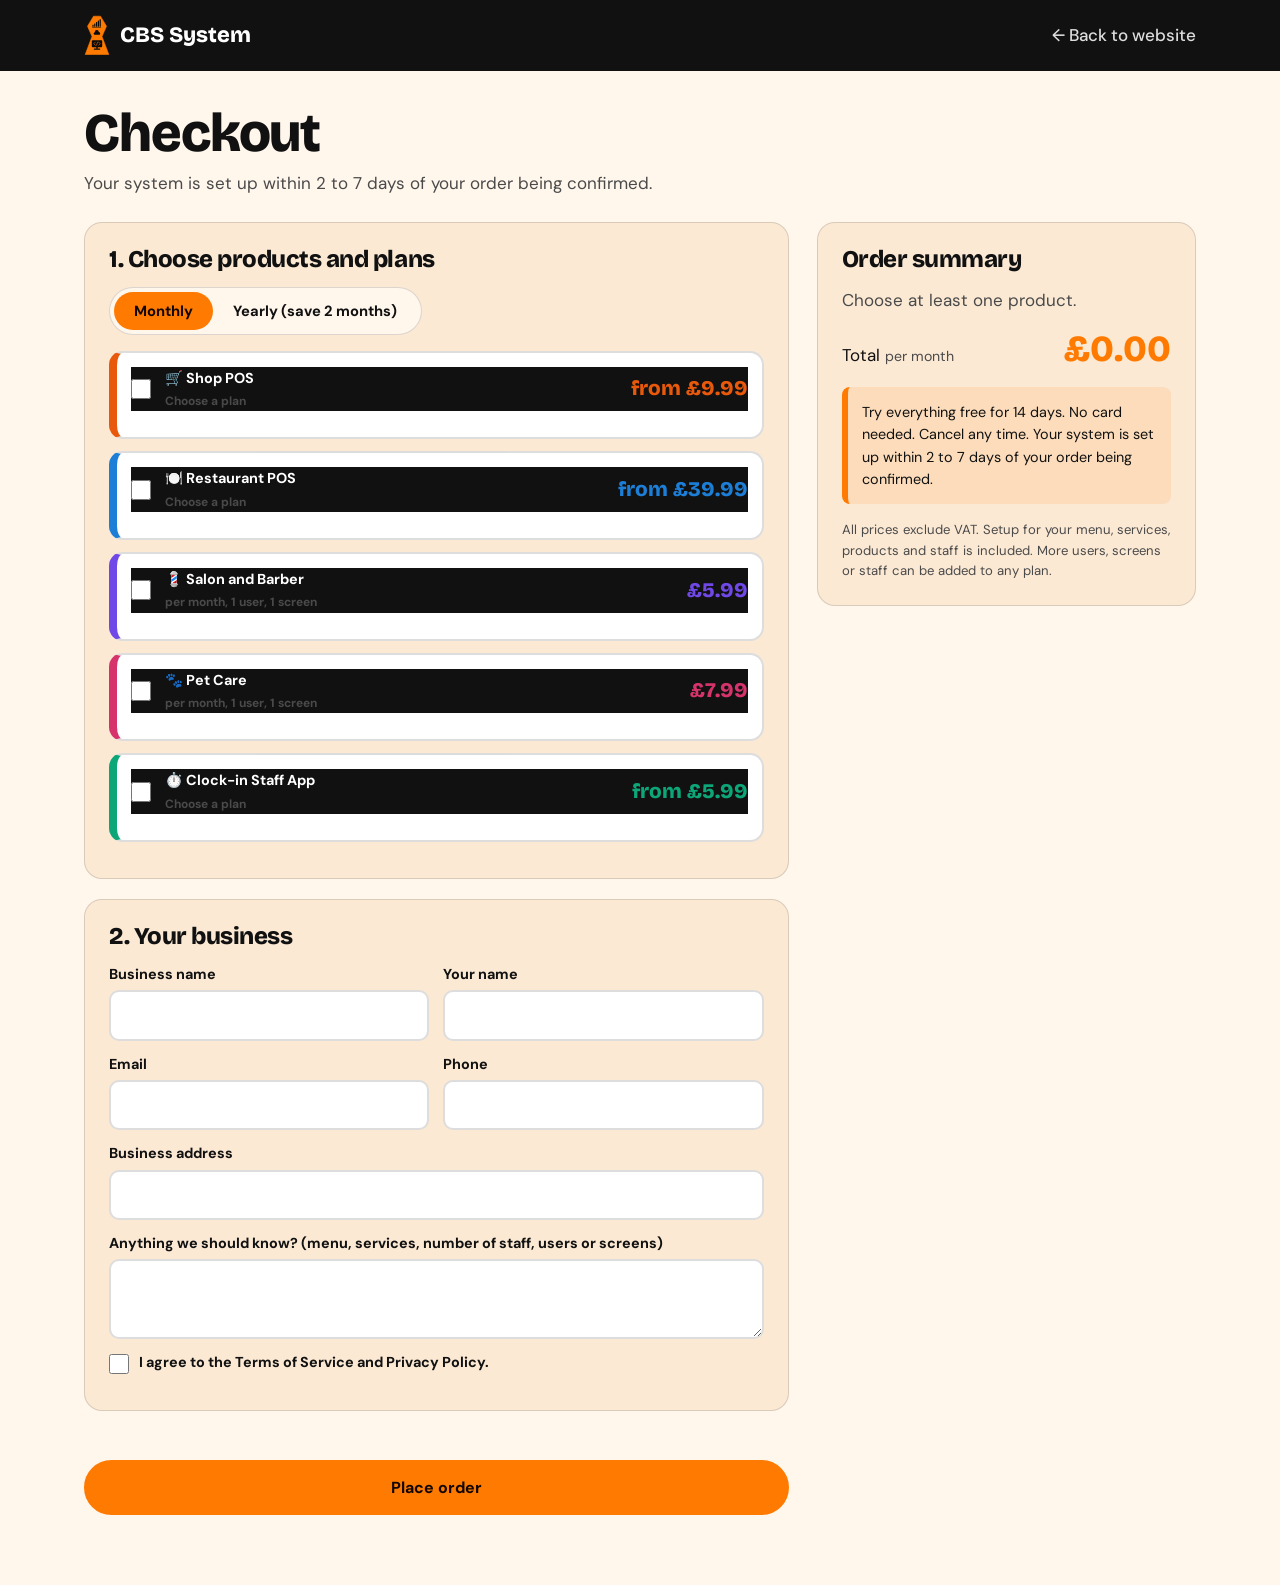
<file: checkout.html>
<!DOCTYPE html>
<html lang="en-GB">
<head>
<meta charset="utf-8">
<meta name="viewport" content="width=device-width, initial-scale=1">
<title>Checkout | CBS System</title>
<meta name="robots" content="noindex">
<link rel="icon" type="image/svg+xml" href="favicon.svg">
<link rel="preconnect" href="https://fonts.googleapis.com">
<link rel="preconnect" href="https://fonts.gstatic.com" crossorigin>
<link href="https://fonts.googleapis.com/css2?family=Bricolage+Grotesque:opsz,wght@12..96,600;12..96,800&family=DM+Sans:wght@400;500;700&display=swap" rel="stylesheet">
<style>
:root{--black:#050505;--panel:#141414;--line:rgba(255,255,255,.14);--orange:#ff7a00;--hi:#ff9a3d;--mute:#c4c4c9;--head:"Bricolage Grotesque","Arial Black",Arial,sans-serif;--body:"DM Sans",Arial,sans-serif}
*{box-sizing:border-box;margin:0}
[hidden]{display:none!important}
body{font:17px/1.55 var(--body);background:var(--black);color:#fff;min-height:100vh}
:focus-visible{outline:3px solid var(--hi);outline-offset:2px}
.w{max-width:1160px;margin:0 auto;padding:0 24px}
h1,h2{font-family:var(--head);font-weight:800;line-height:1.05;letter-spacing:-.02em}
header{background:rgba(5,5,5,.92);border-bottom:1px solid var(--line)}
header .w{display:flex;justify-content:space-between;align-items:center;height:70px}
.logo{display:inline-flex;align-items:center;gap:10px;font:800 22px var(--head);text-decoration:none}
.logo img{height:40px;width:auto}
header a.b{font-weight:500;color:var(--mute);text-decoration:none}header a.b:hover{color:var(--hi)}
h1{font-size:clamp(2.2rem,5vw,3.4rem);margin:34px 0 8px}
.lead{color:var(--mute);margin-bottom:26px}
.grid{display:grid;grid-template-columns:1.3fr .7fr;gap:28px;padding-bottom:70px;align-items:start}
.box{background:var(--panel);border:1px solid var(--line);border-radius:18px;padding:24px;margin-bottom:20px}
.box h2{font-size:1.5rem;margin-bottom:14px}
.tog{display:inline-flex;background:var(--black);border:1px solid var(--line);border-radius:999px;padding:4px;margin-bottom:16px}
.tog button{border:0;background:transparent;color:#fff;font:700 .92rem var(--body);padding:9px 20px;border-radius:999px;cursor:pointer}
.tog button[aria-pressed=true]{background:var(--orange);color:#120700}
.item{border:2px solid var(--line);border-left:8px solid var(--c);border-radius:14px;padding:14px;margin-bottom:12px;background:var(--black)}
.item.on{border-color:var(--c)}
.hd{display:flex;align-items:center;gap:14px;cursor:pointer}
.hd input{width:20px;height:20px;accent-color:var(--c)}
.hd .n{flex:1}.hd b{display:block}.hd small{color:var(--mute)}
.hd .pr{font:800 1.3rem var(--head);color:var(--c);text-align:right}
.chips{display:grid;grid-template-columns:repeat(3,1fr);gap:8px;margin-top:14px}
.chip{border:2px solid var(--line);border-radius:12px;padding:10px;text-align:left;background:var(--panel);color:#fff;cursor:pointer;font:600 .92rem var(--body)}
.chip b{display:block;color:var(--c);font:800 1.15rem var(--head)}
.chip.on{border-color:var(--c);background:#000}
.chip[disabled]{opacity:.4;cursor:not-allowed}
details{margin-top:12px;font-size:.9rem}summary{cursor:pointer;color:var(--hi);font-weight:700}
.tw{overflow-x:auto;margin-top:8px}
table{border-collapse:collapse;width:100%;min-width:420px}
th,td{padding:7px 8px;border-bottom:1px solid var(--line);text-align:left;vertical-align:top;color:var(--mute)}
th{color:#fff}td:first-child{color:#fff}
.cs{background:rgba(255,122,0,.14);color:#fff}
.row{display:grid;grid-template-columns:1fr 1fr;gap:14px}
label{display:grid;gap:5px;font-weight:700;font-size:.9rem;margin-bottom:12px}
input[type=text],input[type=email],input[type=tel],textarea{font:inherit;padding:12px;border-radius:10px;border:2px solid var(--line);background:#0c0c0c;color:#fff;width:100%}
textarea{min-height:80px}
.hp{position:absolute;left:-9999px;width:1px;height:1px;overflow:hidden}
.sum{position:sticky;top:16px}
.sum .l{display:flex;justify-content:space-between;gap:10px;padding:8px 0;border-bottom:1px dashed var(--line);font-size:.92rem}
.sum .l small{display:block;color:var(--mute)}
.sum .t{display:flex;justify-content:space-between;align-items:baseline;padding-top:14px}
.sum .t b{font:800 2.3rem var(--head);color:var(--orange)}
.note{background:rgba(255,122,0,.12);border-left:6px solid var(--orange);border-radius:8px;padding:14px;font-size:.9rem;margin:16px 0}
.btn{display:block;width:100%;text-align:center;padding:15px 22px;border-radius:999px;font:700 1rem var(--body);text-decoration:none;border:2px solid var(--orange);cursor:pointer;background:var(--orange);color:#120700}
.btn:hover{background:var(--hi);border-color:var(--hi)}
.btn.g{background:transparent;color:#fff;margin-top:10px}.btn.g:hover{background:rgba(255,122,0,.16)}
.btn[disabled]{opacity:.55;cursor:wait}
.fine{color:var(--mute);font-size:.82rem;margin-top:12px}
.err{color:#ff6b8b;font-weight:700;min-height:1.2em;margin-bottom:8px}
#done{display:none;text-align:center;padding:40px 0 90px}
#done h1{color:var(--orange)}
#done .box{max-width:640px;margin:24px auto;text-align:left}
.ref{display:inline-block;border:2px dashed var(--orange);border-radius:10px;padding:8px 18px;font:800 1.6rem var(--head);letter-spacing:.08em;color:var(--orange);margin-top:8px}
@media(max-width:860px){.grid,.row{grid-template-columns:1fr}.sum{position:static}.chips{grid-template-columns:1fr}}
</style>
<link rel="stylesheet" href="theme-light.css">
</head>
<body>
<header><div class="w"><a class="logo" href="index.html" aria-label="CBS System home"><img src="logo.svg" alt="">CBS System</a><a class="b" href="index.html">&larr; Back to website</a></div></header>

<div class="w" id="shop">
<h1>Checkout</h1>
<p class="lead" id="act"></p>
<div class="grid">
<form id="f" novalidate>
<div class="box">
<h2>1. Choose products and plans</h2>
<div class="tog" role="group" aria-label="Payment type"><button type="button" id="bm" aria-pressed="true">Monthly</button><button type="button" id="by" aria-pressed="false">Yearly (save 2 months)</button></div>
<div id="items"></div>
</div>
<div class="box">
<h2>2. Your business</h2>
<div class="row"><label>Business name<input type="text" name="biz" required maxlength="160" autocomplete="organization"></label>
<label>Your name<input type="text" name="name" required maxlength="120" autocomplete="name"></label></div>
<div class="row"><label>Email<input type="email" name="email" required maxlength="200" autocomplete="email"></label>
<label>Phone<input type="tel" name="phone" required maxlength="40" autocomplete="tel"></label></div>
<label>Business address<input type="text" name="addr" required maxlength="300" autocomplete="street-address"></label>
<label>Anything we should know? (menu, services, number of staff, users or screens)<textarea name="msg" maxlength="3000"></textarea></label>
<div class="hp" aria-hidden="true"><label>Leave this empty<input type="text" name="website" tabindex="-1" autocomplete="off"></label></div>
<label style="grid-template-columns:auto 1fr;align-items:start;gap:10px"><input type="checkbox" name="terms" required style="width:20px;height:20px;margin-top:3px;accent-color:#ff7a00"><span>I agree to the Terms of Service and Privacy Policy.</span></label>
</div>
<div class="err" id="err" role="alert"></div>
<button class="btn" type="submit" id="go">Place order</button>
</form>

<aside class="box sum">
<h2>Order summary</h2>
<div id="lines"><p style="color:var(--mute)">Choose at least one product.</p></div>
<div class="t"><span>Total <small id="per" style="color:var(--mute)"></small></span><b id="tot">£0</b></div>
<div class="note" id="note"></div>
<p class="fine" id="vat"></p>
</aside>
</div>
</div>

<div class="w" id="done">
<h1>Order received</h1>
<p class="lead" id="doneact"></p>
<div id="refwrap" style="display:none"><div>Your order reference</div><div class="ref" id="ref"></div></div>
<div class="box"><h2>What happens next</h2>
<ol style="padding-left:20px;display:grid;gap:8px">
<li>Complete payment using the button below if you see one. Otherwise we email you an invoice.</li>
<li>We load your menu, services, products and staff.</li>
<li id="act3"></li>
<li>You receive your login details by email.</li>
</ol>
<div id="pay" style="margin-top:18px"></div>
<p class="fine" id="mailnote" style="display:none">We could not reach our order system, so your email app has opened with your order ready to send. Please press send so we receive it.</p>
</div>
<a class="btn" href="index.html" style="max-width:300px;margin:0 auto">Back to website</a>
</div>

<script src="site-config.js"></script>
<script>
if(typeof SITE==="undefined"){
 document.body.innerHTML='<main style="min-height:100vh;display:grid;place-items:center;padding:30px;text-align:center"><div><img src="logo.svg" alt="CBS System" style="height:90px"><p style="margin-top:14px">Sorry, checkout could not load. Please refresh, or email admin@cbsystem.co.uk</p></div></main>';
}else{
SITE.products=SITE.products.filter(function(p){return !p.hidden});
if(SITE.comingSoon){location.replace('index.html');}
var $=function(i){return document.getElementById(i)},C=SITE.currency||'£',mode='m';
var T=SITE.trial||{enabled:false};
var q=new URLSearchParams(location.search),sel={};
function sh(k){return String(k==null?'':k).replace(/[&<>"]/g,function(c){return{'&':'&amp;','<':'&lt;','>':'&gt;','"':'&quot;'}[c]})}
/* plans: products without plans act as one plan */
function PL(p){return p.plans&&p.plans.length?p.plans:[{id:'std',name:'Standard',monthly:p.monthly,yearly:p.yearly}]}
function multi(p){return PL(p).length>1}
function raw(l,m){return m==='m'?l.monthly:l.yearly}
function has(l,m){var v=raw(l,m);return m==='m'||(v!==''&&v!=null)}
function val(l,m){return parseFloat(raw(l,m))}
function label(l,m){var v=raw(l,m);return isNaN(parseFloat(v))?String(v):C+v}
function unit(p,l,m){return multi(p)?(m==='m'?'per month':'per year'):(m==='m'?p.monthlyUnit:p.yearlyUnit)}
function cur(p){var a=PL(p).filter(function(l){return l.id===sel[p.id]})[0];return a&&has(a,mode)?a:null}
if(q.get('t')==='y')mode='y';
if(q.get('p')){var qp=SITE.products.filter(function(p){return p.id===q.get('p')})[0];if(qp){var pls=PL(qp),qa=pls.filter(function(l){return l.id===q.get('plan')})[0];sel[qp.id]=(qa||pls[0]).id}}
var actText=SITE.activation||'';
$('act').textContent=actText;$('vat').textContent=SITE.vatNote||'';
$('note').textContent=T.enabled?(T.text||'')+' '+actText:actText;
function draw(){
 $('bm').setAttribute('aria-pressed',mode==='m');$('by').setAttribute('aria-pressed',mode==='y');
 $('items').innerHTML=SITE.products.map(function(p){
  var pls=PL(p),ok=pls.some(function(l){return has(l,mode)}),sp=sel[p.id],on=ok&&!!sp,a=cur(p),first=pls.filter(function(l){return has(l,mode)})[0];
  var h='<div class="item'+(on?' on':'')+'" style="--c:'+sh(p.color)+(ok?'':';opacity:.5')+'"><label class="hd"><input type="checkbox" data-id="'+sh(p.id)+'"'+(on?' checked':'')+(ok?'':' disabled')+'><span class="n"><b>'+sh(p.icon)+' '+sh(p.name)+'</b><small>'+sh(ok?(multi(p)?'Choose a plan':unit(p,pls[0],mode)):'Monthly only')+'</small></span><span class="pr">'+(ok&&!on?(multi(p)?'from ':'')+sh(label(first,mode)):(a?sh(label(a,mode)):''))+'</span></label>';
  if(on&&multi(p)){
   h+='<div class="chips" role="group" aria-label="'+sh(p.name)+' plan">'+pls.map(function(l){return'<button type="button" class="chip'+(a&&a.id===l.id?' on':'')+'" data-p="'+sh(p.id)+'" data-pl="'+sh(l.id)+'"'+(has(l,mode)?'':' disabled')+'>'+sh(l.name)+'<b>'+sh(has(l,mode)?label(l,mode):'-')+'</b></button>'}).join('')+'</div>';
   if(p.matrix&&p.matrix.length){var ai=a?pls.indexOf(a)+1:0;
    h+='<details><summary>Compare plans</summary><div class="tw"><table><thead><tr><th>Feature</th>'+pls.map(function(l,i){return'<th'+(i+1===ai?' class="cs"':'')+'>'+sh(l.name)+'</th>'}).join('')+'</tr></thead><tbody>'+p.matrix.map(function(r){return'<tr><td>'+sh(r[0])+'</td>'+pls.map(function(l,i){return'<td'+(i+1===ai?' class="cs"':'')+'>'+sh(r[i+1])+'</td>'}).join('')+'</tr>'}).join('')+'</tbody></table></div></details>';}
  }
  return h+'</div>'}).join('');
 var chosen=SITE.products.filter(function(p){return sel[p.id]&&cur(p)}),sum=0;
 $('lines').innerHTML=chosen.length?chosen.map(function(p){var a=cur(p),v=val(a,mode);if(!isNaN(v))sum+=v;return'<div class="l"><span>'+sh(p.name)+(multi(p)?'<small>'+sh(a.name)+' plan</small>':'')+'</span><span>'+sh(label(a,mode))+'</span></div>'}).join(''):'<p style="color:var(--mute)">Choose at least one product.</p>';
 $('tot').textContent=C+sum.toFixed(2);$('per').textContent=mode==='m'?'per month':'per year';
 return chosen;
}
$('items').addEventListener('click',function(ev){
 var b=ev.target.closest&&ev.target.closest('.chip');
 if(b&&!b.disabled){sel[b.dataset.p]=b.dataset.pl;draw();return}
 var c=ev.target;
 if(c.type==='checkbox'&&c.dataset.id){var p=SITE.products.filter(function(x){return x.id===c.dataset.id})[0];if(c.checked){var pls=PL(p);sel[p.id]=(pls.filter(function(l){return has(l,mode)})[0]||pls[0]).id}else delete sel[p.id];draw()}
});
$('bm').onclick=function(){mode='m';draw()};$('by').onclick=function(){mode='y';draw()};
draw();

function showDone(ref,mailFallback,chosen,m){
 var links=chosen.map(function(p){var a=cur(p),u=(m==='m'?(a.payMonthly||p.payMonthly):(a.payYearly||p.payYearly));return u?'<a class="btn g" href="'+sh(u)+'" target="_blank" rel="noopener">Pay now: '+sh(p.name)+(multi(p)?' ('+sh(a.name)+')':'')+'</a>':''}).join('');
 $('pay').innerHTML=links||'<p>We will email your invoice and payment details shortly.</p>';
 $('doneact').textContent=actText;$('act3').textContent=actText;
 if(ref){$('ref').textContent=ref;$('refwrap').style.display='block'}
 if(mailFallback)$('mailnote').style.display='block';
 $('shop').style.display='none';$('done').style.display='block';window.scrollTo(0,0);
}

$('f').addEventListener('submit',function(e){
 e.preventDefault();var f=e.target,chosen=draw(),m=mode,btn=$('go');
 if(!chosen.length){$('err').textContent='Please choose at least one product.';return}
 if(!f.biz.value.trim()||!f.name.value.trim()||!f.email.value.trim()||!f.phone.value.trim()||!f.addr.value.trim()){$('err').textContent='Please complete all business details.';return}
 if(!/^\S+@\S+\.\S+$/.test(f.email.value.trim())){$('err').textContent='Please enter a valid email address.';return}
 if(!f.terms.checked){$('err').textContent='Please agree to the terms.';return}
 $('err').textContent='';
 var total=0;chosen.forEach(function(p){var v=val(cur(p),m);if(!isNaN(v))total+=v});
 function nm(p){return p.name+(multi(p)?' - '+cur(p).name:'')}
 var items=chosen.map(function(p){var a=cur(p);return{id:p.id,name:nm(p),plan:multi(p)?a.name:'',price:raw(a,m),unit:unit(p,a,m)}});
 var data={type:'order',business:f.biz.value.trim(),contact_name:f.name.value.trim(),email:f.email.value.trim(),phone:f.phone.value.trim(),address:f.addr.value.trim(),notes:f.msg.value.trim(),billing:m==='m'?'monthly':'yearly',trial:!!T.enabled,items:items,total:Math.round(total*100)/100,terms:true,website:f.website.value,page:location.href};
 function mailto(){
  var lines=chosen.map(function(p){var a=cur(p);return'- '+nm(p)+': '+label(a,m)+' ('+unit(p,a,m)+')'}).join('\n');
  var body='NEW ORDER\n\nBusiness: '+data.business+'\nContact: '+data.contact_name+'\nEmail: '+data.email+'\nPhone: '+data.phone+'\nAddress: '+data.address+'\nBilling: '+(m==='m'?'Monthly':'Yearly')+'\nFree trial: '+(T.enabled?'Yes':'No')+'\n\nProducts:\n'+lines+'\n\nTotal: '+$('tot').textContent+' '+$('per').textContent+'\n\nNotes: '+data.notes;
  location.href='mailto:'+SITE.orderEmail+'?subject='+encodeURIComponent('CBS System order: '+data.business)+'&body='+encodeURIComponent(body);
 }
 if(!SITE.api){showDone('',true,chosen,m);mailto();return}
 btn.disabled=true;btn.textContent='Placing order...';
 fetch(SITE.api,{method:'POST',headers:{'Content-Type':'application/json'},body:JSON.stringify(data)})
  .then(function(r){return r.json().catch(function(){return{}}).then(function(j){if(!r.ok||!j.ok)throw new Error(j.error||'Request failed');return j})})
  .then(function(j){btn.disabled=false;btn.textContent='Place order';showDone(j.reference||'',false,chosen,m)})
  .catch(function(){btn.disabled=false;btn.textContent='Place order';showDone('',true,chosen,m);mailto()});
});
}
</script>
</body>
</html>
</file>
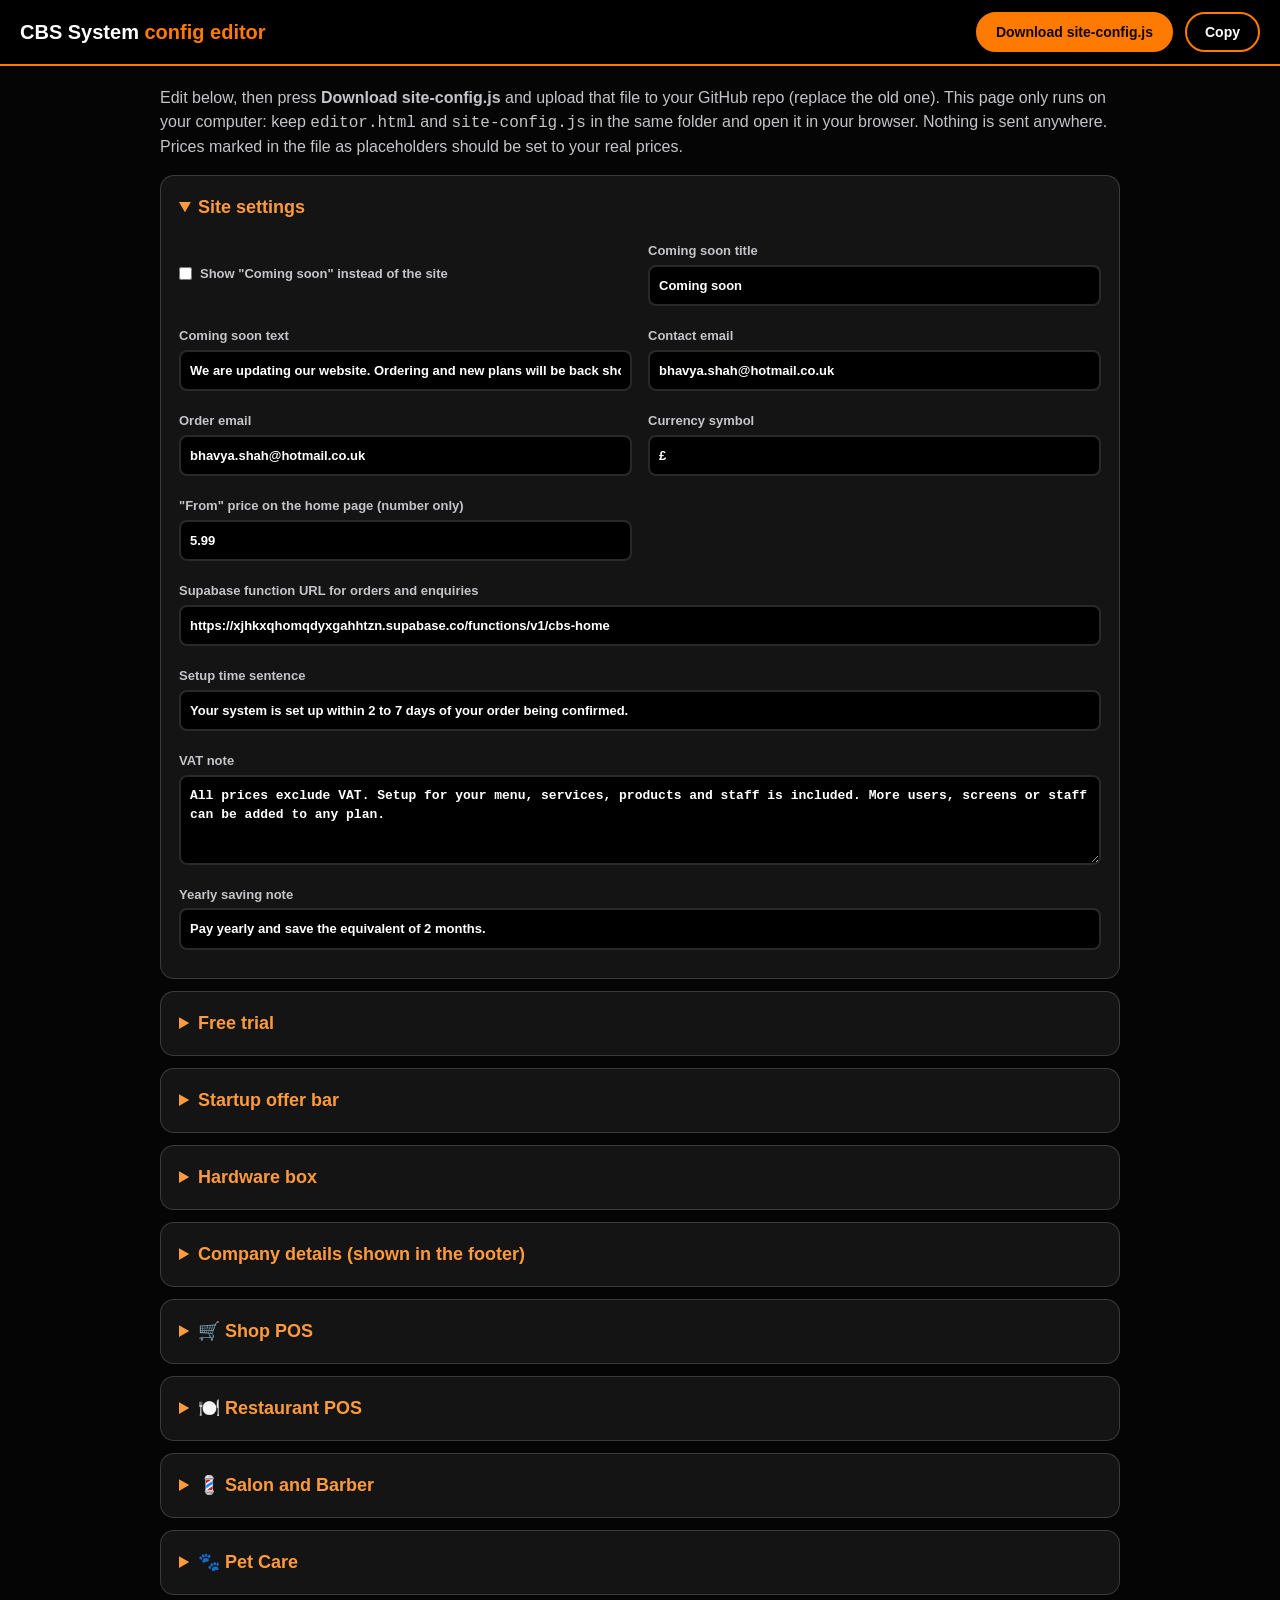
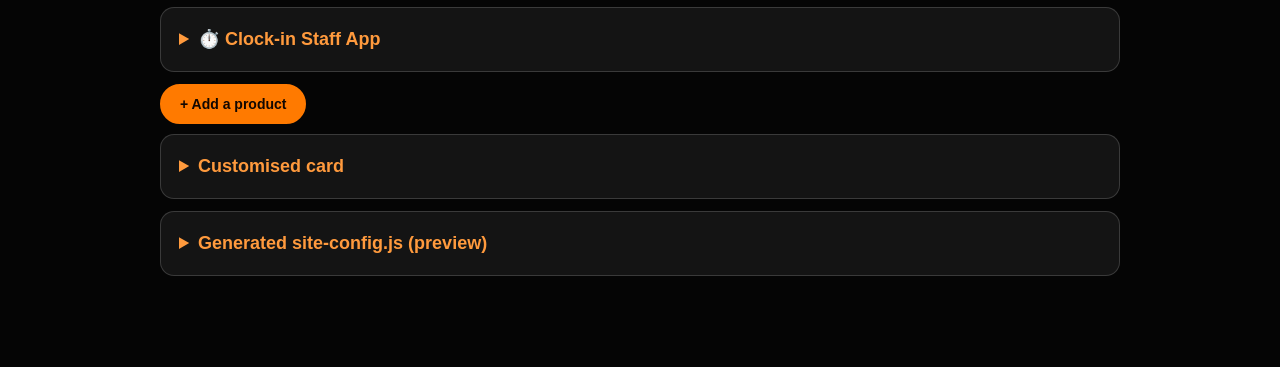
<file: editor.html>
<!DOCTYPE html>
<html lang="en-GB">
<head>
<meta charset="utf-8">
<meta name="viewport" content="width=device-width, initial-scale=1">
<meta name="robots" content="noindex">
<title>CBS System config editor</title>
<style>
:root{--black:#050505;--panel:#141414;--line:rgba(255,255,255,.16);--orange:#ff7a00;--hi:#ff9a3d;--mute:#c4c4c9}
*{box-sizing:border-box;margin:0}
body{font:16px/1.5 Arial,Helvetica,sans-serif;background:var(--black);color:#fff;padding-bottom:60px}
header{position:sticky;top:0;z-index:5;background:#000;border-bottom:2px solid var(--orange);padding:12px 20px;display:flex;flex-wrap:wrap;gap:12px;align-items:center}
header h1{font-size:20px;margin-right:auto}header h1 span{color:var(--orange)}
button{font:700 14px Arial;padding:10px 18px;border-radius:999px;border:2px solid var(--orange);background:transparent;color:#fff;cursor:pointer}
button.p{background:var(--orange);color:#120700}button:hover{background:var(--hi);color:#120700}
button.x{border-color:#ff6b8b;color:#ff6b8b;padding:6px 12px}button.x:hover{background:#ff6b8b;color:#000}
main{max-width:1000px;margin:0 auto;padding:20px}
.intro{color:var(--mute);margin-bottom:16px}
details.s{background:var(--panel);border:1px solid var(--line);border-radius:14px;margin-bottom:12px;padding:6px 18px}
details.s>summary{font-weight:700;font-size:18px;padding:12px 0;cursor:pointer;color:var(--hi)}
details.s details.s{background:#0c0c0c}
.g{display:grid;grid-template-columns:1fr 1fr;gap:4px 16px;padding-bottom:14px}.g .full{grid-column:1/-1}
label{display:grid;gap:4px;font-size:13px;font-weight:700;color:var(--mute);margin:8px 0}
label.c{display:flex;align-items:center;gap:8px}
input[type=text],textarea{font:inherit;color:#fff;background:#000;border:2px solid var(--line);border-radius:8px;padding:9px;width:100%}
input[type=text]:focus,textarea:focus{border-color:var(--orange);outline:0}
textarea{min-height:90px;font-family:Consolas,monospace;font-size:13px}
input[type=color]{width:60px;height:36px;border:0;background:none}
small{font-weight:400;color:#8c8c94}
#out{min-height:260px;font-size:12px}
.bar{display:flex;gap:10px;flex-wrap:wrap;margin:10px 0}
@media(max-width:700px){.g{grid-template-columns:1fr}}
</style>
</head>
<body>
<header><h1>CBS System <span>config editor</span></h1><button id="dl" class="p">Download site-config.js</button><button id="cp">Copy</button></header>
<main>
<p class="intro">Edit below, then press <b>Download site-config.js</b> and upload that file to your GitHub repo (replace the old one). This page only runs on your computer: keep <code>editor.html</code> and <code>site-config.js</code> in the same folder and open it in your browser. Nothing is sent anywhere. Prices marked in the file as placeholders should be set to your real prices.</p>
<div id="ui"></div>
<details class="s"><summary>Generated site-config.js (preview)</summary><textarea id="out" readonly></textarea></details>
</main>
<script src="site-config.js"></script>
<script>
(function(){
if(typeof SITE==='undefined'){document.getElementById('ui').textContent='site-config.js was not found next to this page.';return}
var D=JSON.parse(JSON.stringify(SITE)),ui=document.getElementById('ui'),out=document.getElementById('out');
function el(t,c,x){var n=document.createElement(t);if(c)n.className=c;if(x!=null)n.textContent=x;return n}
function gen(){var s='/* CBS System SITE SETTINGS. Generated by editor.html. Edit with the editor or by hand. */\nconst SITE = '+JSON.stringify(D,null,2)+';\n';out.value=s;return s}
/* kinds: t text, c checkbox, a lines (array of strings), r rows (array of arrays split by " | "), m multi-line text, col colour */
function F(o,k,lab,kind,full,hint){
 var w=el('label',kind==='c'?'c':(full?'full':''));
 if(kind==='c'){var i=el('input');i.type='checkbox';i.checked=!!o[k];i.onchange=function(){o[k]=i.checked;gen()};w.append(i,lab);return w}
 w.append(lab);if(hint){var h=el('small',0,hint);w.append(h)}
 var v=o[k],inp;
 if(kind==='a'||kind==='r'||kind==='m'){
  inp=el('textarea');
  inp.value=kind==='a'?(v||[]).join('\n'):kind==='r'?(v||[]).map(function(r){return r.join(' | ')}).join('\n'):(v||'');
  inp.oninput=function(){var L=inp.value.split('\n');
   o[k]=kind==='m'?inp.value:kind==='a'?L.map(function(x){return x.trim()}).filter(Boolean):L.map(function(x){return x.trim()}).filter(Boolean).map(function(x){var p=x.split('|').map(function(y){return y.trim()});if(p[2]==='true'&&k==='slides'){p[2]=true}return p});gen()};
 }else{inp=el('input');inp.type=kind==='col'?'color':'text';inp.value=v==null?'':v;inp.oninput=function(){o[k]=inp.value;gen()}}
 w.append(inp);return w}
function S(title,open){var d=el('details','s');if(open)d.open=true;d.append(el('summary',0,title));var g=el('div','g');d.append(g);d.g=g;return d}
function add(s,a){a.forEach(function(x){s.g.append(x)})}

/* general */
var s=S('Site settings',true);
add(s,[F(D,'comingSoon','Show "Coming soon" instead of the site','c',1),F(D,'comingSoonTitle','Coming soon title','t'),F(D,'comingSoonText','Coming soon text','t'),
 F(D,'email','Contact email','t'),F(D,'orderEmail','Order email','t'),F(D,'currency','Currency symbol','t'),F(D,'fromPrice','"From" price on the home page (number only)','t'),
 F(D,'api','Supabase function URL for orders and enquiries','t',1),F(D,'activation','Setup time sentence','t',1),F(D,'vatNote','VAT note','m',1),F(D,'yearlyNote','Yearly saving note','t',1)]);
ui.append(s);
[['trial','Free trial',[['enabled','Show the trial','c'],['days','Days','t'],['title','Title','t'],['text','Text','m']]],
 ['startupOffer','Startup offer bar',[['enabled','Show the offer bar','c'],['title','Title','t'],['text','Text','t']]],
 ['hardware','Hardware box',[['title','Title','t'],['text','Text','m']]],
 ['legal','Company details (shown in the footer)',[['name','Company name','t'],['number','Company number','t'],['address','Address','t'],['ico','ICO number','t'],['vat','VAT number','t']]]
].forEach(function(b){var d=S(b[1]);D[b[0]]=D[b[0]]||{};add(d,b[2].map(function(f){return F(D[b[0]],f[0],f[1],f[2],f[2]==='m')}));ui.append(d)});

/* products */
var pbox=el('div');ui.append(pbox);
function plan(p,i){var pl=p.plans[i],d=S('Plan: '+(pl.name||'new'));
 add(d,[F(pl,'name','Plan name','t'),F(pl,'id','Plan id (letters, no spaces)','t'),F(pl,'monthly','Monthly price (number)','t'),F(pl,'yearly','Yearly price (number, blank = monthly only)','t'),F(pl,'payMonthly','Monthly payment link (optional)','t'),F(pl,'payYearly','Yearly payment link (optional)','t')]);
 var x=el('button','x','Remove this plan');x.type='button';x.onclick=function(){p.plans.splice(i,1);build()};d.g.append(x);return d}
function product(p,n){
 var d=S((p.icon||'')+' '+(p.name||'New product'));
 add(d,[F(p,'name','Name','t'),F(p,'id','Id (lowercase, no spaces)','t'),F(p,'icon','Icon (emoji)','t'),F(p,'color','Colour','col'),F(p,'photos','Hero photos (one path per line, e.g. media/shop-1.jpg)','a',1),F(p,'short','Short label','t',1),F(p,'tagline','Tagline','t',1),F(p,'intro','Introduction','m',1),
  F(p,'features','Features (one per line)','a',1),F(p,'planFeatures','Pricing card bullets (one per line)','a',1),
  F(p,'slides','Screenshots (one per line: path | caption | true if it is a mock-up)','r',1),F(p,'cta','Button text','t'),F(p,'hidden','Hide this product from the site','c')]);

 var pn=S('Pricing and plans');
 add(pn,[F(p,'monthly','"From" monthly price (the cheapest plan)','t'),F(p,'yearly','"From" yearly price','t'),F(p,'monthlyUnit','Monthly wording','t'),F(p,'yearlyUnit','Yearly wording','t'),F(p,'payMonthly','Payment link, monthly (used if a plan has none)','t'),F(p,'payYearly','Payment link, yearly','t')]);
 p.plans=p.plans||[];
 p.plans.forEach(function(_,i){pn.g.append(plan(p,i))});
 var ap=el('button',0,'+ Add a plan');ap.type='button';ap.onclick=function(){p.plans.push({id:'plan'+(p.plans.length+1),name:'New plan',monthly:'',yearly:'',payMonthly:'',payYearly:''});build()};pn.g.append(ap);
 pn.g.append(F(p,'matrix','Plan comparison table (one row per line: Feature | Plan 1 | Plan 2 | Plan 3, in plan order)','r',1));
 d.g.append(pn);
 var x=el('button','x','Remove this product');x.type='button';x.onclick=function(){if(confirm('Remove '+p.name+'?')){D.products.splice(n,1);build()}};d.g.append(x);return d}
function build(){
 var open=[].map.call(pbox.querySelectorAll('details.s'),function(d){return d.open});
 pbox.innerHTML='';D.products.forEach(function(p,n){pbox.append(product(p,n))});
 var a=el('button','p','+ Add a product');a.type='button';a.onclick=function(){D.products.push({id:'new'+D.products.length,icon:'⭐',name:'New product',color:'#ff7a00',short:'',tagline:'',intro:'',features:[],variations:[],slides:[],monthly:'',monthlyUnit:'per month',yearly:'',yearlyUnit:'per year',oneoff:'',oneoffUnit:'',planFeatures:[],plans:[],matrix:[],cta:'Start free trial',payMonthly:'',payYearly:'',payOneoff:''});build()};
 var w=el('div','bar');w.append(a);pbox.append(w);gen()}
build();

/* custom */
var c=S('Customised card');D.custom=D.custom||{};add(c,[F(D.custom,'title','Title','t'),F(D.custom,'price','Price word (e.g. Quote)','t'),F(D.custom,'unit','Subtitle','t',1),F(D.custom,'bullets','Bullets (one per line)','a',1)]);ui.append(c);

document.getElementById('dl').onclick=function(){var b=new Blob([gen()],{type:'text/javascript'}),a=document.createElement('a');a.href=URL.createObjectURL(b);a.download='site-config.js';document.body.append(a);a.click();a.remove()};
document.getElementById('cp').onclick=function(){out.select();try{navigator.clipboard.writeText(gen())}catch(e){document.execCommand('copy')}this.textContent='Copied';var t=this;setTimeout(function(){t.textContent='Copy'},1500)};
})();
</script>
</body>
</html>
</file>
<file: theme-light.css>
/* CBS System warm cream theme. Load after the page's own <style>. */
:root{--black:#FFF6EC;--panel:#FBE9D4;--line:rgba(17,17,17,.14);--hi:#C2410C;--mute:#4a4a4a}
body{color:#111}
.hd,header{background:#111!important;color:#fff}
.hd .links a:hover{color:#ff9a3d}
header a.b{color:#ddd}header .logo{color:#fff}
.eyebrow{color:#C2410C}
.sl{background:linear-gradient(120deg,#FFF6EC 0%,#FBE9D4 100%)!important}
.strip b{color:#C2410C}
.card,.pc,.item,.chip{background:#fff;color:#111}
.sec.alt .card{background:#FFF6EC}
.chip.on{background:#FFF6EC}
.steps b,th,td:first-child,.cs,.tog button{color:#111}
.tog button[aria-pressed=true]{color:#120700}
input,textarea,select,input[type=text],input[type=email],input[type=tel]{background:#fff;color:#111}
.btn.g{color:#111}
.err{color:#b00020}
.dk{background:#111;color:#fff}
.dk .eyebrow{color:#ff9a3d}
.dk p{color:#ddd}
.tier{background:#fff;border:2px solid var(--line);border-radius:18px;padding:26px;display:flex;flex-direction:column;gap:10px}
.tier.top{background:#111;color:#fff;border-color:#ff7a00}
.tier.top p{color:#ddd}
.tier small{color:#C2410C;font-weight:700;letter-spacing:.08em}
.tier.top small{color:#ff9a3d}
.tier h3{font-size:30px}
.tiers,.why{display:grid;grid-template-columns:repeat(3,1fr);gap:22px;margin-top:36px}
.why{grid-template-columns:repeat(4,1fr)}
.why div{border-top:4px solid #ff7a00;padding-top:14px}.why h3{font-size:22px;margin-bottom:6px}
@media(max-width:980px){.tiers{grid-template-columns:1fr}.why{grid-template-columns:1fr 1fr}}
@media(max-width:620px){.why{grid-template-columns:1fr}}
</file>
